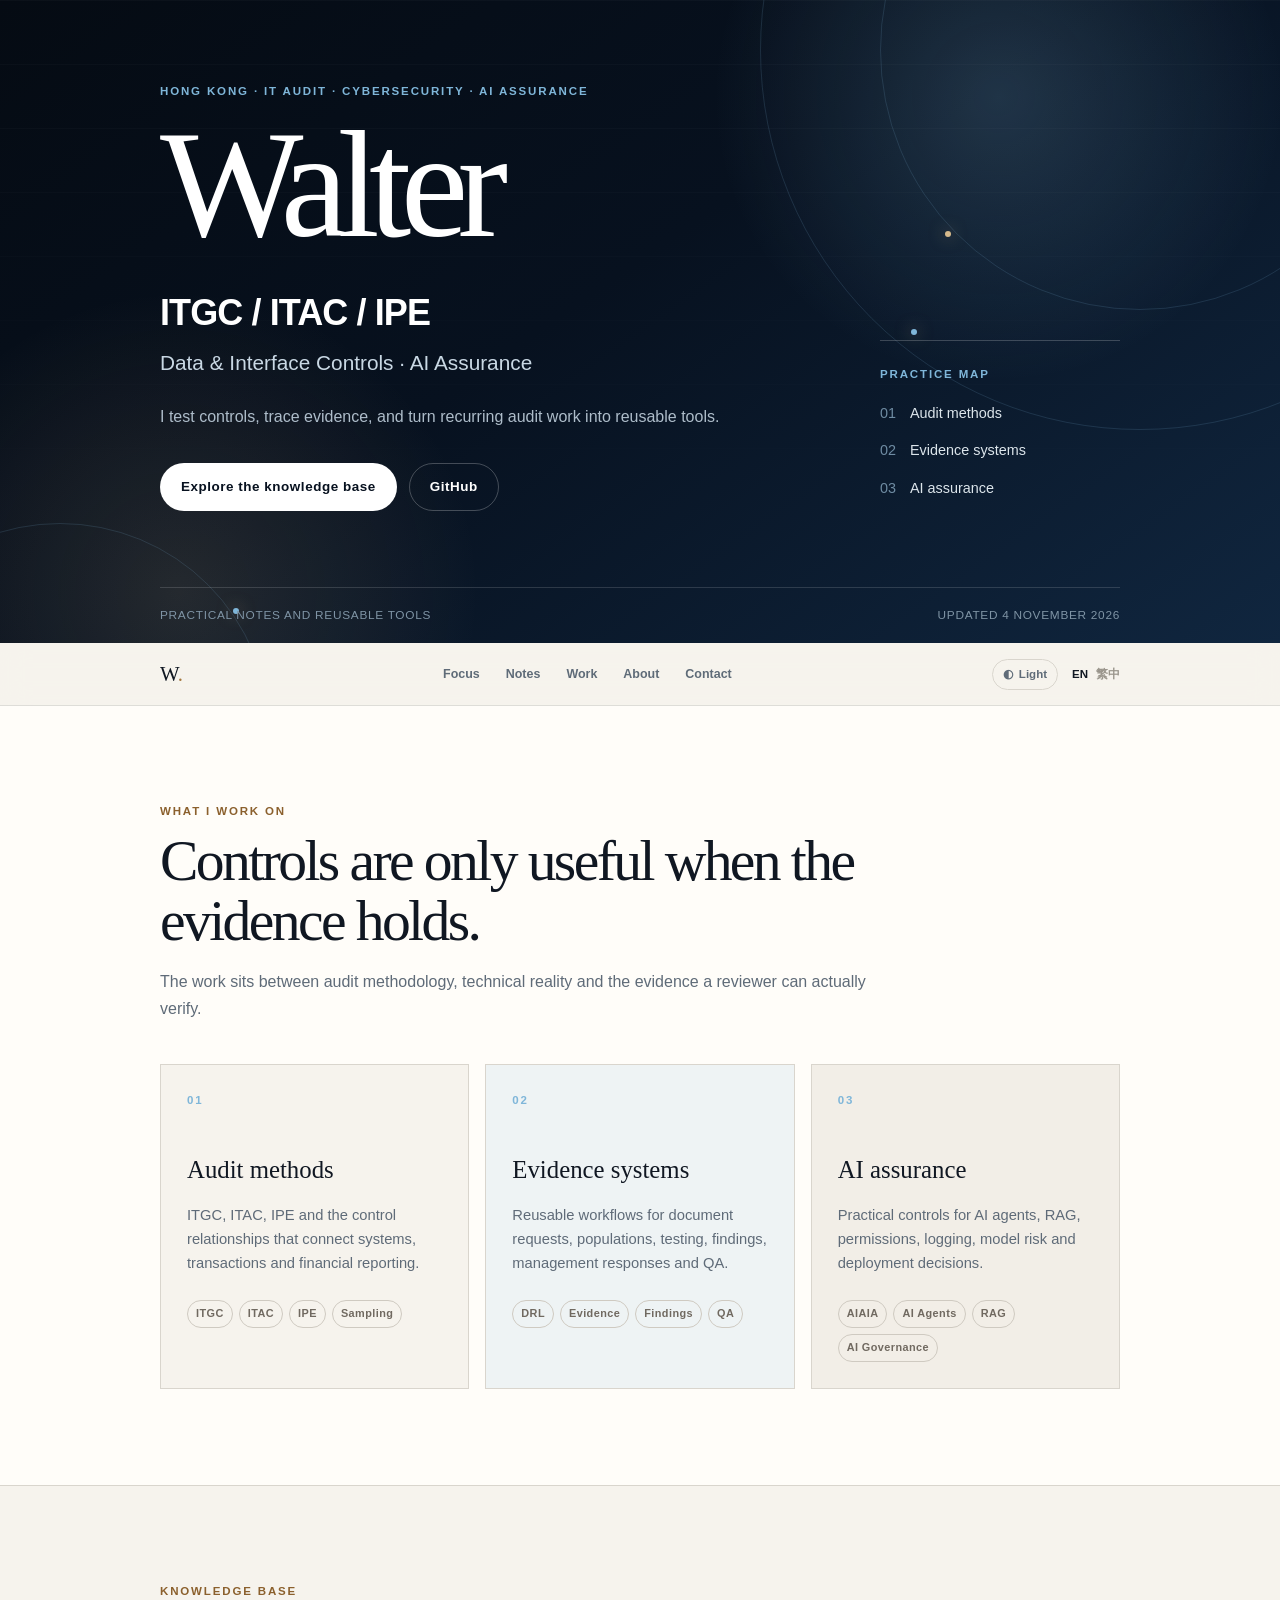
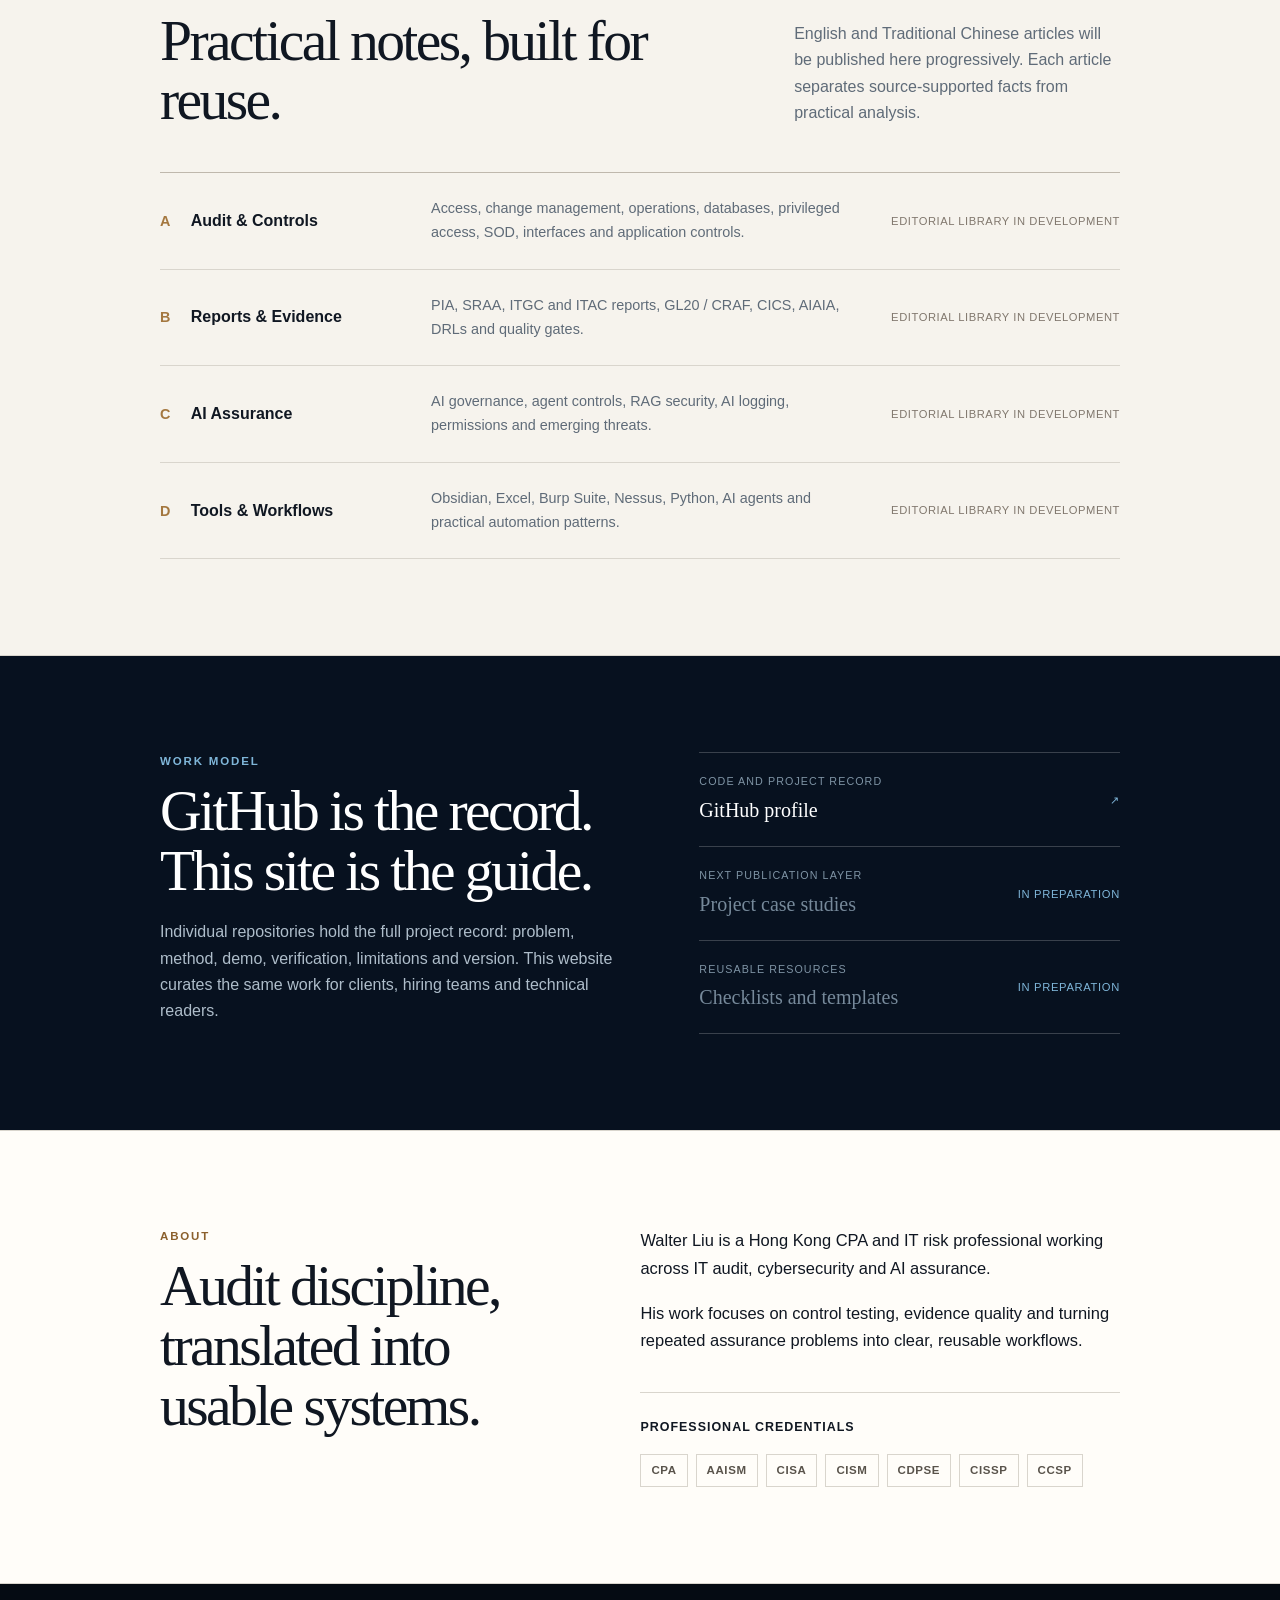
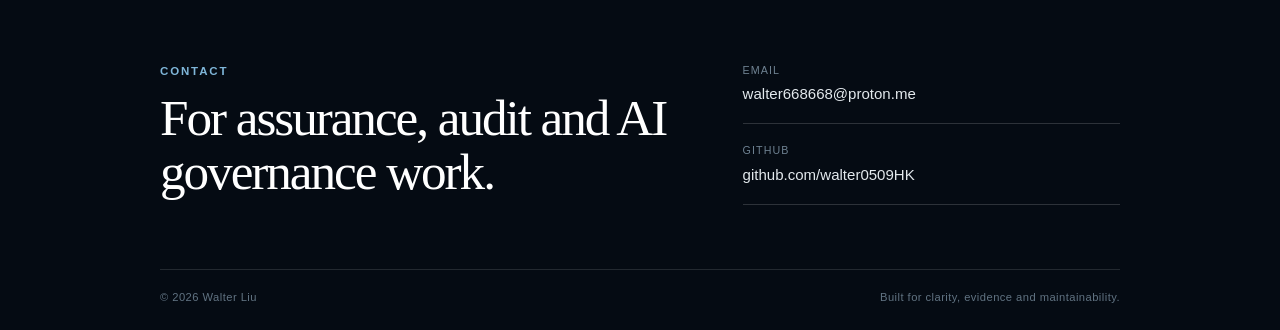
<file: index.html>
<!DOCTYPE html>
<html lang="en">
<head>
  <meta charset="UTF-8">
  <meta name="viewport" content="width=device-width, initial-scale=1.0">
  <title>Walter Liu | IT Audit, Evidence Systems &amp; AI Assurance</title>
  <meta name="description" content="Walter Liu works across IT audit, ITGC, ITAC, IPE, data and interface controls, cybersecurity and AI assurance.">
  <meta name="theme-color" content="#07111f">
  <meta property="og:title" content="Walter Liu | IT Audit, Evidence Systems &amp; AI Assurance">
  <meta property="og:description" content="Audit methods, evidence systems and AI assurance from a Hong Kong perspective.">
  <meta property="og:type" content="website">
  <script src="js/theme.js"></script>
  <link rel="stylesheet" href="css/style.css">
</head>
<body>
  <a class="skip-link" href="#main">Skip to content</a>

  <!-- ===== Header ===== -->
  <header class="hero" id="top">
    <div class="hero-orbit hero-orbit-one" aria-hidden="true"></div>
    <div class="hero-orbit hero-orbit-two" aria-hidden="true"></div>
    <div class="hero-orbit hero-orbit-three" aria-hidden="true"></div>

    <div class="container hero-inner">
      <div class="hero-copy">
        <p class="eyebrow">Hong Kong · IT Audit · Cybersecurity · AI Assurance</p>
        <h1>Walter</h1>
        <p class="hero-specialism">ITGC / ITAC / IPE</p>
        <p class="hero-focus">Data &amp; Interface Controls · AI Assurance</p>
        <p class="hero-intro">I test controls, trace evidence, and turn recurring audit work into reusable tools.</p>
        <div class="hero-actions">
          <a class="button button-primary" href="#notes">Explore the knowledge base</a>
          <a class="button button-secondary" href="https://github.com/walter0509HK" rel="me">GitHub</a>
        </div>
      </div>

      <aside class="hero-index" aria-label="Site focus">
        <p class="index-label">Practice map</p>
        <ol class="index-list">
          <li><span>01</span>Audit methods</li>
          <li><span>02</span>Evidence systems</li>
          <li><span>03</span>AI assurance</li>
        </ol>
      </aside>
    </div>

    <div class="container hero-footer">
      <span>Practical notes and reusable tools</span>
      <span>Updated <time datetime="2026-11-04">4 November 2026</time></span>
    </div>
  </header>

  <!-- ===== Navigation ===== -->
  <nav class="navbar" aria-label="Primary navigation">
    <div class="container navbar-inner">
      <a class="brand" href="#top" aria-label="Walter, back to top">W<span>.</span></a>
      <div class="nav-links">
        <a href="#focus">Focus</a>
        <a href="#notes">Notes</a>
        <a href="#work">Work</a>
        <a href="#about">About</a>
        <a href="#contact">Contact</a>
      </div>
      <div class="nav-tools">
        <button class="theme-toggle" type="button" data-theme-toggle aria-pressed="false" aria-label="Toggle colour theme" data-label-light="Light" data-label-dark="Dark">
          <span aria-hidden="true">◐</span>
          <span data-theme-label>Light</span>
        </button>
        <div class="language-switch" aria-label="Language">
          <span aria-current="page">EN</span>
          <a href="zh-hant.html" lang="zh-Hant">繁中</a>
        </div>
      </div>
    </div>
  </nav>

  <main id="main">
    <!-- ===== Focus ===== -->
    <section class="section focus-section" id="focus">
      <div class="container">
        <div class="section-heading">
          <p class="section-kicker">What I work on</p>
          <h2>Controls are only useful when the evidence holds.</h2>
          <p class="section-intro">The work sits between audit methodology, technical reality and the evidence a reviewer can actually verify.</p>
        </div>

        <div class="focus-grid">
          <article class="focus-card">
            <p class="card-number">01</p>
            <h3>Audit methods</h3>
            <p>ITGC, ITAC, IPE and the control relationships that connect systems, transactions and financial reporting.</p>
            <ul class="tag-list">
              <li>ITGC</li>
              <li>ITAC</li>
              <li>IPE</li>
              <li>Sampling</li>
            </ul>
          </article>

          <article class="focus-card">
            <p class="card-number">02</p>
            <h3>Evidence systems</h3>
            <p>Reusable workflows for document requests, populations, testing, findings, management responses and QA.</p>
            <ul class="tag-list">
              <li>DRL</li>
              <li>Evidence</li>
              <li>Findings</li>
              <li>QA</li>
            </ul>
          </article>

          <article class="focus-card">
            <p class="card-number">03</p>
            <h3>AI assurance</h3>
            <p>Practical controls for AI agents, RAG, permissions, logging, model risk and deployment decisions.</p>
            <ul class="tag-list">
              <li>AIAIA</li>
              <li>AI Agents</li>
              <li>RAG</li>
              <li>AI Governance</li>
            </ul>
          </article>
        </div>
      </div>
    </section>

    <!-- ===== Notes library ===== -->
    <section class="section notes-section" id="notes">
      <div class="container">
        <div class="section-heading split-heading">
          <div>
            <p class="section-kicker">Knowledge base</p>
            <h2>Practical notes, built for reuse.</h2>
          </div>
          <p class="section-intro">English and Traditional Chinese articles will be published here progressively. Each article separates source-supported facts from practical analysis.</p>
        </div>

        <div class="library">
          <article class="library-row">
            <div>
              <p class="library-index">A</p>
              <h3>Audit &amp; Controls</h3>
            </div>
            <p>Access, change management, operations, databases, privileged access, SOD, interfaces and application controls.</p>
            <span class="status">Editorial library in development</span>
          </article>

          <article class="library-row">
            <div>
              <p class="library-index">B</p>
              <h3>Reports &amp; Evidence</h3>
            </div>
            <p>PIA, SRAA, ITGC and ITAC reports, GL20 / CRAF, CICS, AIAIA, DRLs and quality gates.</p>
            <span class="status">Editorial library in development</span>
          </article>

          <article class="library-row">
            <div>
              <p class="library-index">C</p>
              <h3>AI Assurance</h3>
            </div>
            <p>AI governance, agent controls, RAG security, AI logging, permissions and emerging threats.</p>
            <span class="status">Editorial library in development</span>
          </article>

          <article class="library-row">
            <div>
              <p class="library-index">D</p>
              <h3>Tools &amp; Workflows</h3>
            </div>
            <p>Obsidian, Excel, Burp Suite, Nessus, Python, AI agents and practical automation patterns.</p>
            <span class="status">Editorial library in development</span>
          </article>
        </div>
      </div>
    </section>

    <!-- ===== Work ===== -->
    <section class="section work-section" id="work">
      <div class="container work-grid">
        <div>
          <p class="section-kicker">Work model</p>
          <h2>GitHub is the record. This site is the guide.</h2>
          <p class="section-intro">Individual repositories hold the full project record: problem, method, demo, verification, limitations and version. This website curates the same work for clients, hiring teams and technical readers.</p>
        </div>

        <div class="work-links">
          <a class="work-link" href="https://github.com/walter0509HK" rel="me">
            <span>
              <small>Code and project record</small>
              GitHub profile
            </span>
            <span aria-hidden="true">↗</span>
          </a>

          <div class="work-link work-link-muted">
            <span>
              <small>Next publication layer</small>
              Project case studies
            </span>
            <span>In preparation</span>
          </div>

          <div class="work-link work-link-muted">
            <span>
              <small>Reusable resources</small>
              Checklists and templates
            </span>
            <span>In preparation</span>
          </div>
        </div>
      </div>
    </section>

    <!-- ===== About and credentials ===== -->
    <section class="section about-section" id="about">
      <div class="container about-grid">
        <div>
          <p class="section-kicker">About</p>
          <h2>Audit discipline, translated into usable systems.</h2>
        </div>

        <div class="about-copy">
          <p>Walter Liu is a Hong Kong CPA and IT risk professional working across IT audit, cybersecurity and AI assurance.</p>
          <p>His work focuses on control testing, evidence quality and turning repeated assurance problems into clear, reusable workflows.</p>

          <h3>Professional credentials</h3>
          <ul class="credential-list" aria-label="Professional credentials">
            <li>CPA</li>
            <li>AAISM</li>
            <li>CISA</li>
            <li>CISM</li>
            <li>CDPSE</li>
            <li>CISSP</li>
            <li>CCSP</li>
          </ul>
        </div>
      </div>
    </section>
  </main>

  <!-- ===== Contact ===== -->
  <footer class="footer" id="contact">
    <div class="container footer-grid">
      <div>
        <p class="section-kicker">Contact</p>
        <h2>For assurance, audit and AI governance work.</h2>
      </div>

      <div class="contact-list">
        <p>
          <span>Email</span>
          <strong>walter668668@proton.me</strong>
        </p>
        <p>
          <span>GitHub</span>
          <a href="https://github.com/walter0509HK" rel="me">github.com/walter0509HK</a>
        </p>
        <!-- TODO: Add LINE and WhatsApp links after the final URLs and QR image are supplied. -->
      </div>
    </div>

    <div class="container footer-bottom">
      <span>© 2026 Walter Liu</span>
      <span>Built for clarity, evidence and maintainability.</span>
    </div>
  </footer>

  <script type="application/ld+json">
  {
    "@context": "https://schema.org",
    "@type": "Person",
    "name": "Walter Liu",
    "jobTitle": "IT Audit and AI Assurance Professional",
    "knowsAbout": [
      "IT audit",
      "IT general controls",
      "IT application controls",
      "information produced by the entity",
      "cybersecurity",
      "AI governance",
      "AI assurance"
    ],
    "sameAs": [
      "https://github.com/walter0509HK"
    ]
  }
  </script>
</body>
</html>
</file>
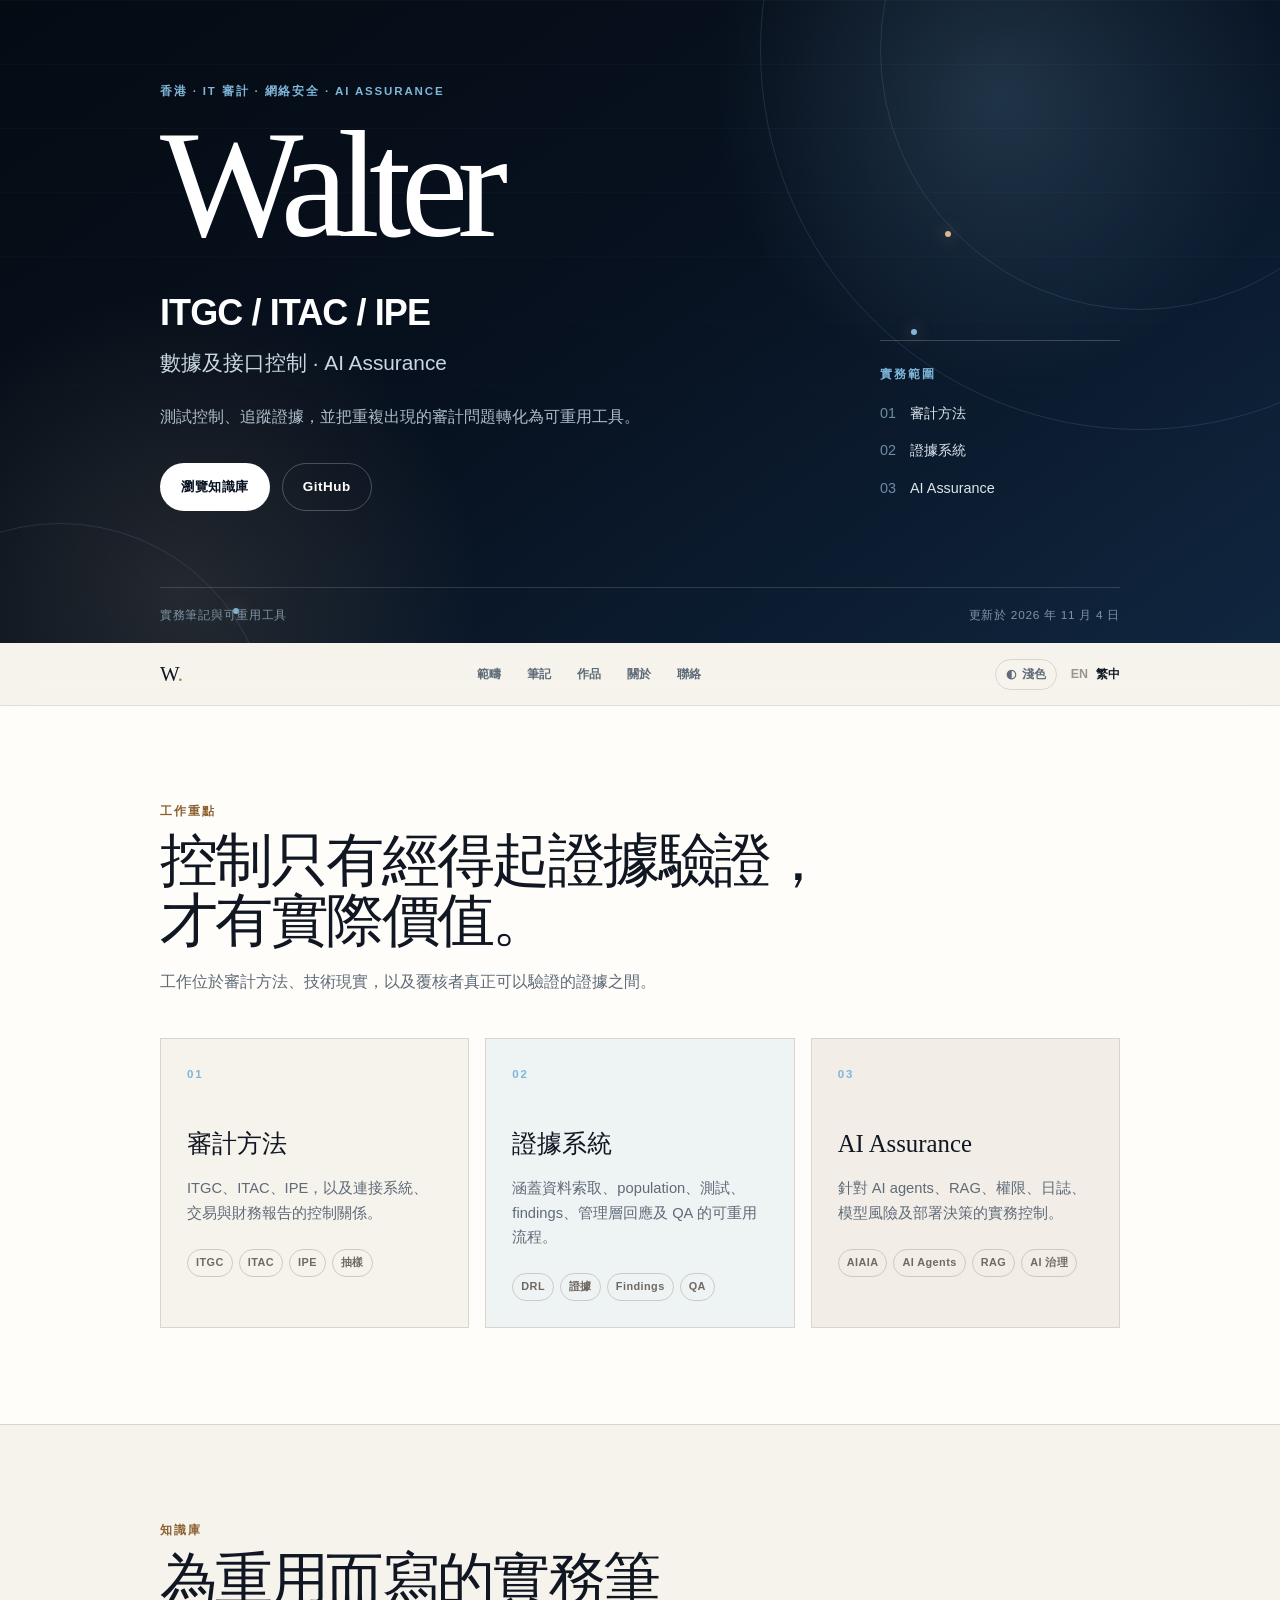
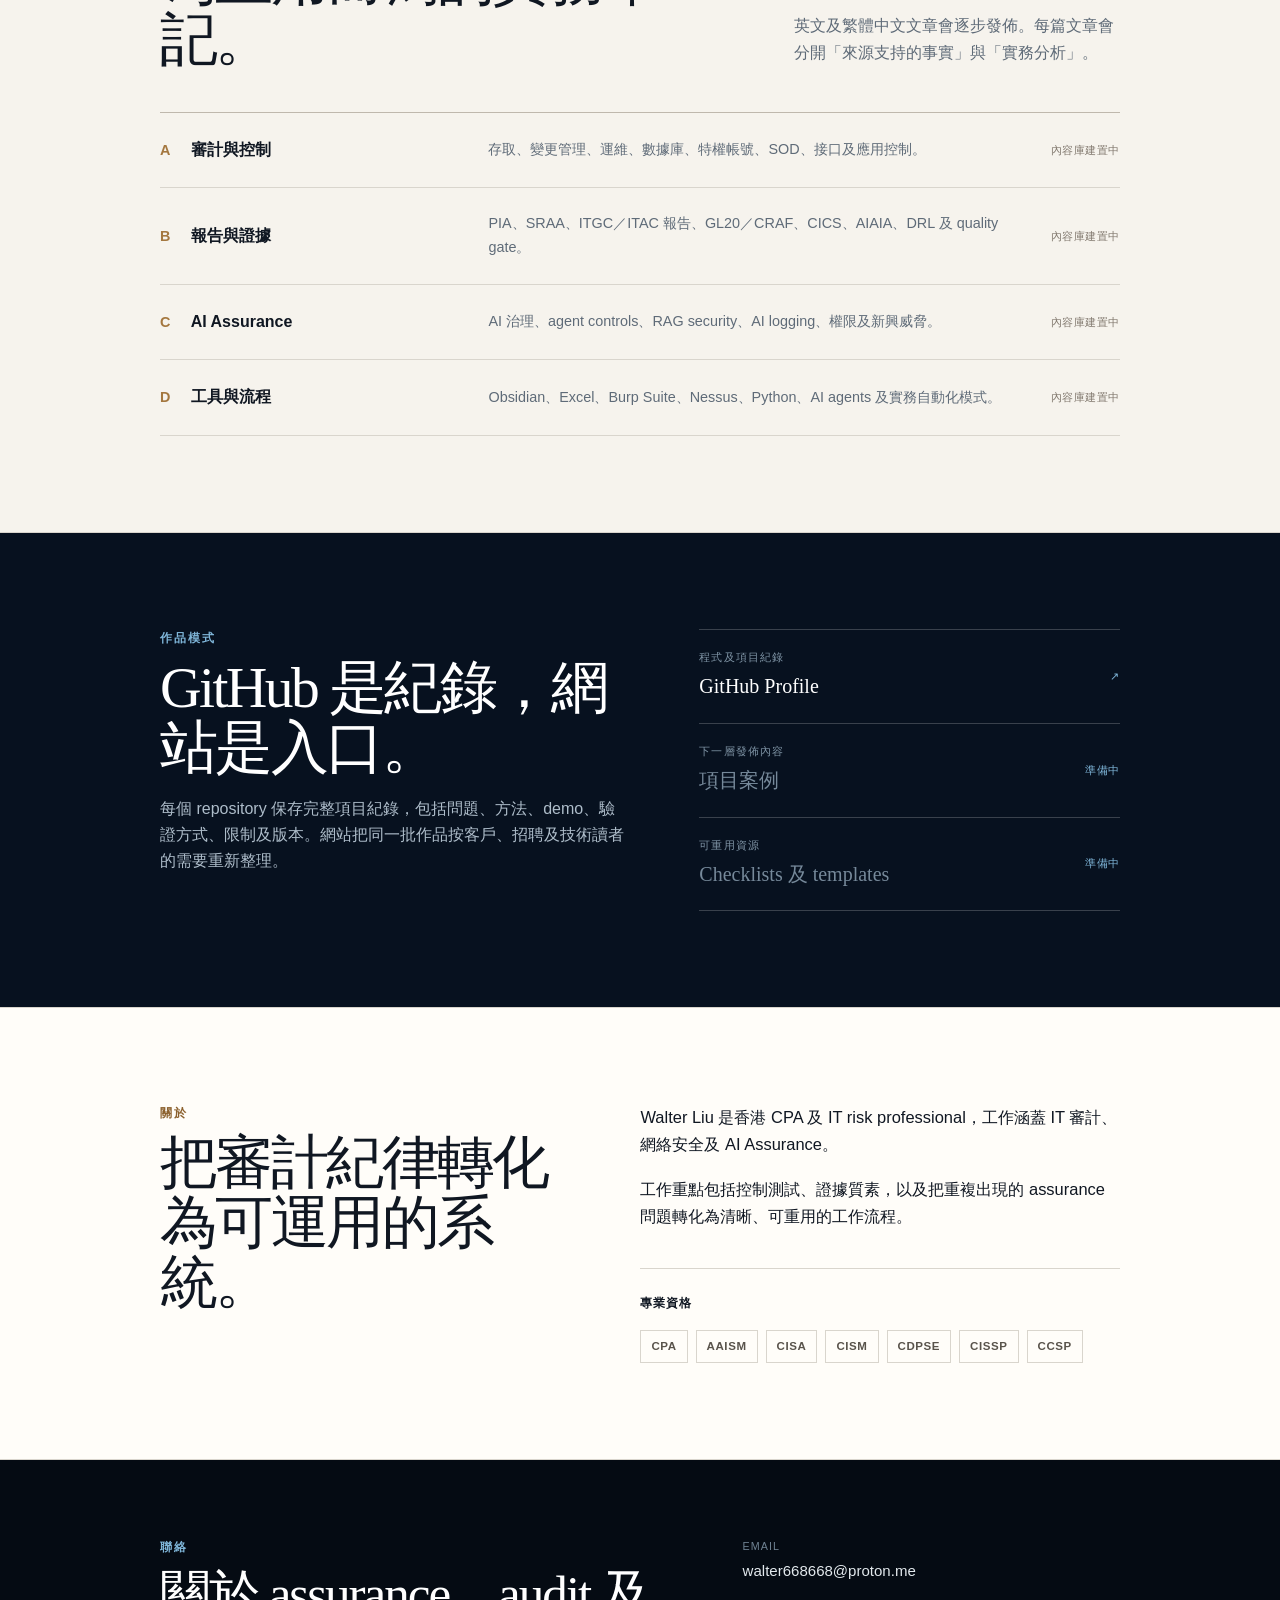
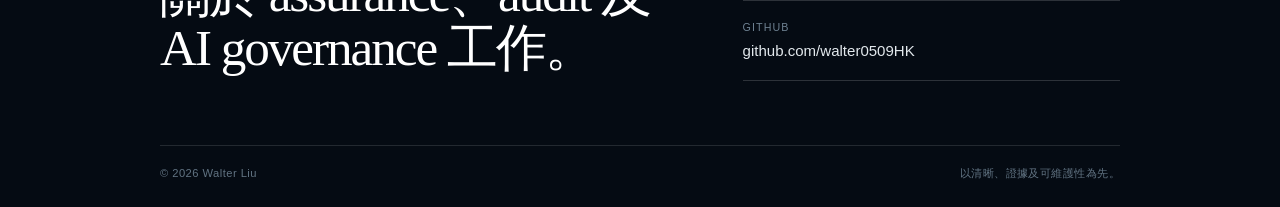
<file: zh-hant.html>
<!DOCTYPE html>
<html lang="zh-Hant">
<head>
  <meta charset="UTF-8">
  <meta name="viewport" content="width=device-width, initial-scale=1.0">
  <title>Walter Liu｜IT 審計、證據系統與 AI Assurance</title>
  <meta name="description" content="Walter Liu 專注 IT 審計、ITGC、ITAC、IPE、數據及接口控制、網絡安全與 AI Assurance。">
  <meta name="theme-color" content="#07111f">
  <meta property="og:title" content="Walter Liu｜IT 審計、證據系統與 AI Assurance">
  <meta property="og:description" content="從香港實務角度整理審計方法、證據系統與 AI Assurance。">
  <meta property="og:type" content="website">
  <script src="js/theme.js"></script>
  <link rel="stylesheet" href="css/style.css">
</head>
<body>
  <a class="skip-link" href="#main">跳至主要內容</a>

  <!-- ===== Header ===== -->
  <header class="hero" id="top">
    <div class="hero-orbit hero-orbit-one" aria-hidden="true"></div>
    <div class="hero-orbit hero-orbit-two" aria-hidden="true"></div>
    <div class="hero-orbit hero-orbit-three" aria-hidden="true"></div>

    <div class="container hero-inner">
      <div class="hero-copy">
        <p class="eyebrow">香港 · IT 審計 · 網絡安全 · AI Assurance</p>
        <h1>Walter</h1>
        <p class="hero-specialism">ITGC / ITAC / IPE</p>
        <p class="hero-focus">數據及接口控制 · AI Assurance</p>
        <p class="hero-intro">測試控制、追蹤證據，並把重複出現的審計問題轉化為可重用工具。</p>
        <div class="hero-actions">
          <a class="button button-primary" href="#notes">瀏覽知識庫</a>
          <a class="button button-secondary" href="https://github.com/walter0509HK" rel="me">GitHub</a>
        </div>
      </div>

      <aside class="hero-index" aria-label="網站重點">
        <p class="index-label">實務範圍</p>
        <ol class="index-list">
          <li><span>01</span>審計方法</li>
          <li><span>02</span>證據系統</li>
          <li><span>03</span>AI Assurance</li>
        </ol>
      </aside>
    </div>

    <div class="container hero-footer">
      <span>實務筆記與可重用工具</span>
      <span>更新於 <time datetime="2026-11-04">2026 年 11 月 4 日</time></span>
    </div>
  </header>

  <!-- ===== Navigation ===== -->
  <nav class="navbar" aria-label="主要導覽">
    <div class="container navbar-inner">
      <a class="brand" href="#top" aria-label="Walter，返回頁首">W<span>.</span></a>
      <div class="nav-links">
        <a href="#focus">範疇</a>
        <a href="#notes">筆記</a>
        <a href="#work">作品</a>
        <a href="#about">關於</a>
        <a href="#contact">聯絡</a>
      </div>
      <div class="nav-tools">
        <button class="theme-toggle" type="button" data-theme-toggle aria-pressed="false" aria-label="切換主題" data-label-light="淺色" data-label-dark="深色">
          <span aria-hidden="true">◐</span>
          <span data-theme-label>淺色</span>
        </button>
        <div class="language-switch" aria-label="語言">
          <a href="index.html" lang="en">EN</a>
          <span aria-current="page">繁中</span>
        </div>
      </div>
    </div>
  </nav>

  <main id="main">
    <!-- ===== Focus ===== -->
    <section class="section focus-section" id="focus">
      <div class="container">
        <div class="section-heading">
          <p class="section-kicker">工作重點</p>
          <h2>控制只有經得起證據驗證，才有實際價值。</h2>
          <p class="section-intro">工作位於審計方法、技術現實，以及覆核者真正可以驗證的證據之間。</p>
        </div>

        <div class="focus-grid">
          <article class="focus-card">
            <p class="card-number">01</p>
            <h3>審計方法</h3>
            <p>ITGC、ITAC、IPE，以及連接系統、交易與財務報告的控制關係。</p>
            <ul class="tag-list">
              <li>ITGC</li>
              <li>ITAC</li>
              <li>IPE</li>
              <li>抽樣</li>
            </ul>
          </article>

          <article class="focus-card">
            <p class="card-number">02</p>
            <h3>證據系統</h3>
            <p>涵蓋資料索取、population、測試、findings、管理層回應及 QA 的可重用流程。</p>
            <ul class="tag-list">
              <li>DRL</li>
              <li>證據</li>
              <li>Findings</li>
              <li>QA</li>
            </ul>
          </article>

          <article class="focus-card">
            <p class="card-number">03</p>
            <h3>AI Assurance</h3>
            <p>針對 AI agents、RAG、權限、日誌、模型風險及部署決策的實務控制。</p>
            <ul class="tag-list">
              <li>AIAIA</li>
              <li>AI Agents</li>
              <li>RAG</li>
              <li>AI 治理</li>
            </ul>
          </article>
        </div>
      </div>
    </section>

    <!-- ===== Notes library ===== -->
    <section class="section notes-section" id="notes">
      <div class="container">
        <div class="section-heading split-heading">
          <div>
            <p class="section-kicker">知識庫</p>
            <h2>為重用而寫的實務筆記。</h2>
          </div>
          <p class="section-intro">英文及繁體中文文章會逐步發佈。每篇文章會分開「來源支持的事實」與「實務分析」。</p>
        </div>

        <div class="library">
          <article class="library-row">
            <div>
              <p class="library-index">A</p>
              <h3>審計與控制</h3>
            </div>
            <p>存取、變更管理、運維、數據庫、特權帳號、SOD、接口及應用控制。</p>
            <span class="status">內容庫建置中</span>
          </article>

          <article class="library-row">
            <div>
              <p class="library-index">B</p>
              <h3>報告與證據</h3>
            </div>
            <p>PIA、SRAA、ITGC／ITAC 報告、GL20／CRAF、CICS、AIAIA、DRL 及 quality gate。</p>
            <span class="status">內容庫建置中</span>
          </article>

          <article class="library-row">
            <div>
              <p class="library-index">C</p>
              <h3>AI Assurance</h3>
            </div>
            <p>AI 治理、agent controls、RAG security、AI logging、權限及新興威脅。</p>
            <span class="status">內容庫建置中</span>
          </article>

          <article class="library-row">
            <div>
              <p class="library-index">D</p>
              <h3>工具與流程</h3>
            </div>
            <p>Obsidian、Excel、Burp Suite、Nessus、Python、AI agents 及實務自動化模式。</p>
            <span class="status">內容庫建置中</span>
          </article>
        </div>
      </div>
    </section>

    <!-- ===== Work ===== -->
    <section class="section work-section" id="work">
      <div class="container work-grid">
        <div>
          <p class="section-kicker">作品模式</p>
          <h2>GitHub 是紀錄，網站是入口。</h2>
          <p class="section-intro">每個 repository 保存完整項目紀錄，包括問題、方法、demo、驗證方式、限制及版本。網站把同一批作品按客戶、招聘及技術讀者的需要重新整理。</p>
        </div>

        <div class="work-links">
          <a class="work-link" href="https://github.com/walter0509HK" rel="me">
            <span>
              <small>程式及項目紀錄</small>
              GitHub Profile
            </span>
            <span aria-hidden="true">↗</span>
          </a>

          <div class="work-link work-link-muted">
            <span>
              <small>下一層發佈內容</small>
              項目案例
            </span>
            <span>準備中</span>
          </div>

          <div class="work-link work-link-muted">
            <span>
              <small>可重用資源</small>
              Checklists 及 templates
            </span>
            <span>準備中</span>
          </div>
        </div>
      </div>
    </section>

    <!-- ===== About and credentials ===== -->
    <section class="section about-section" id="about">
      <div class="container about-grid">
        <div>
          <p class="section-kicker">關於</p>
          <h2>把審計紀律轉化為可運用的系統。</h2>
        </div>

        <div class="about-copy">
          <p>Walter Liu 是香港 CPA 及 IT risk professional，工作涵蓋 IT 審計、網絡安全及 AI Assurance。</p>
          <p>工作重點包括控制測試、證據質素，以及把重複出現的 assurance 問題轉化為清晰、可重用的工作流程。</p>

          <h3>專業資格</h3>
          <ul class="credential-list" aria-label="專業資格">
            <li>CPA</li>
            <li>AAISM</li>
            <li>CISA</li>
            <li>CISM</li>
            <li>CDPSE</li>
            <li>CISSP</li>
            <li>CCSP</li>
          </ul>
        </div>
      </div>
    </section>
  </main>

  <!-- ===== Contact ===== -->
  <footer class="footer" id="contact">
    <div class="container footer-grid">
      <div>
        <p class="section-kicker">聯絡</p>
        <h2>關於 assurance、audit 及 AI governance 工作。</h2>
      </div>

      <div class="contact-list">
        <p>
          <span>Email</span>
          <strong>walter668668@proton.me</strong>
        </p>
        <p>
          <span>GitHub</span>
          <a href="https://github.com/walter0509HK" rel="me">github.com/walter0509HK</a>
        </p>
        <!-- TODO: Add LINE and WhatsApp links after the final URLs and QR image are supplied. -->
      </div>
    </div>

    <div class="container footer-bottom">
      <span>© 2026 Walter Liu</span>
      <span>以清晰、證據及可維護性為先。</span>
    </div>
  </footer>

  <script type="application/ld+json">
  {
    "@context": "https://schema.org",
    "@type": "Person",
    "name": "Walter Liu",
    "jobTitle": "IT Audit and AI Assurance Professional",
    "knowsAbout": [
      "IT audit",
      "IT general controls",
      "IT application controls",
      "information produced by the entity",
      "cybersecurity",
      "AI governance",
      "AI assurance"
    ],
    "sameAs": [
      "https://github.com/walter0509HK"
    ]
  }
  </script>
</body>
</html>
</file>
<file: css/style.css>
/* ===== Base ===== */
:root {
  --ink: #101722;
  --muted: #5f6b78;
  --paper: #f6f3ed;
  --surface: #fffdf9;
  --line: #d9d5cd;
  --navy: #07111f;
  --navy-soft: #0d1c30;
  --blue: #7fb6d9;
  --blue-soft: #dcecf6;
  --warm: #d6b98c;
  --white: #fff;
  --container: 960px;
}

* {
  box-sizing: border-box;
  margin: 0;
  padding: 0;
}

html {
  scroll-behavior: smooth;
}

body {
  background: var(--paper);
  color: var(--ink);
  font-family: -apple-system, BlinkMacSystemFont, "Segoe UI", "PingFang HK", "Microsoft JhengHei", sans-serif;
  line-height: 1.65;
  text-rendering: optimizeLegibility;
}

a {
  color: inherit;
}

img {
  display: block;
  max-width: 100%;
}

ul,
ol {
  list-style: none;
}

.container {
  width: min(100% - 40px, var(--container));
  margin-inline: auto;
}

.skip-link {
  position: fixed;
  top: 12px;
  left: 12px;
  z-index: 20;
  padding: 10px 14px;
  background: var(--white);
  color: var(--navy);
  transform: translateY(-160%);
}

.skip-link:focus {
  transform: translateY(0);
}

/* ===== Hero ===== */
.hero {
  position: relative;
  overflow: hidden;
  min-height: 620px;
  padding: 82px 0 0;
  background:
    radial-gradient(circle at 78% 15%, rgba(127, 182, 217, 0.2), transparent 25%),
    radial-gradient(circle at 14% 92%, rgba(214, 185, 140, 0.14), transparent 24%),
    linear-gradient(145deg, #050b13 0%, var(--navy) 46%, #10263f 100%);
  color: var(--white);
}

.hero::before {
  content: "";
  position: absolute;
  inset: 0;
  background-image: linear-gradient(rgba(255, 255, 255, 0.035) 1px, transparent 1px);
  background-size: 100% 64px;
  mask-image: linear-gradient(to bottom, rgba(0, 0, 0, 0.8), transparent 92%);
  pointer-events: none;
}

.hero-orbit {
  position: absolute;
  border: 1px solid rgba(127, 182, 217, 0.16);
  border-radius: 50%;
  pointer-events: none;
}

.hero-orbit::after {
  content: "";
  position: absolute;
  width: 6px;
  height: 6px;
  border-radius: 50%;
  background: var(--warm);
  box-shadow: 0 0 16px rgba(214, 185, 140, 0.6);
}

.hero-orbit-one {
  width: 520px;
  height: 520px;
  top: -210px;
  right: -120px;
}

.hero-orbit-one::after {
  left: 64px;
  bottom: 72px;
}

.hero-orbit-two {
  width: 760px;
  height: 760px;
  top: -330px;
  right: -240px;
}

.hero-orbit-two::after {
  left: 150px;
  bottom: 94px;
  background: var(--blue);
}

.hero-orbit-three {
  width: 420px;
  height: 420px;
  bottom: -300px;
  left: -150px;
}

.hero-orbit-three::after {
  right: 30px;
  top: 84px;
  background: var(--blue);
}

.hero-inner {
  position: relative;
  z-index: 1;
  display: grid;
  grid-template-columns: minmax(0, 1fr) 240px;
  gap: 72px;
  align-items: end;
}

.eyebrow,
.section-kicker,
.index-label,
.card-number,
.library-index {
  color: var(--blue);
  font-size: 0.72rem;
  font-weight: 700;
  letter-spacing: 0.16em;
  text-transform: uppercase;
}

.hero h1 {
  margin-top: 18px;
  font-family: Georgia, "Times New Roman", serif;
  font-size: clamp(5rem, 15vw, 9.5rem);
  font-weight: 400;
  letter-spacing: -0.07em;
  line-height: 0.88;
}

.hero-specialism {
  margin-top: 30px;
  font-size: clamp(1.35rem, 3vw, 2.25rem);
  font-weight: 650;
  letter-spacing: -0.025em;
}

.hero-focus {
  margin-top: 4px;
  color: #c9d8e4;
  font-size: clamp(1rem, 2vw, 1.3rem);
}

.hero-intro {
  max-width: 620px;
  margin-top: 24px;
  color: #aebdca;
  font-size: 1rem;
}

.hero-actions {
  display: flex;
  flex-wrap: wrap;
  gap: 12px;
  margin-top: 32px;
}

.button {
  display: inline-flex;
  align-items: center;
  justify-content: center;
  min-height: 48px;
  padding: 0 20px;
  border: 1px solid rgba(255, 255, 255, 0.24);
  border-radius: 999px;
  font-size: 0.84rem;
  font-weight: 700;
  letter-spacing: 0.04em;
  text-decoration: none;
  transition: background 160ms ease, border-color 160ms ease, transform 160ms ease;
}

.button:hover {
  transform: translateY(-2px);
}

.button-primary {
  background: var(--white);
  color: var(--navy);
}

.button-primary:hover {
  background: var(--blue-soft);
}

.button-secondary:hover {
  border-color: var(--blue);
  background: rgba(127, 182, 217, 0.12);
}

.hero-index {
  padding: 24px 0 10px;
  border-top: 1px solid rgba(255, 255, 255, 0.2);
}

.index-list {
  display: grid;
  gap: 14px;
  margin-top: 18px;
}

.index-list li {
  display: flex;
  gap: 14px;
  color: #dce5eb;
  font-size: 0.9rem;
}

.index-list span {
  color: #6f8ca3;
  font-variant-numeric: tabular-nums;
}

.hero-footer {
  position: relative;
  z-index: 1;
  display: flex;
  justify-content: space-between;
  gap: 24px;
  margin-top: 76px;
  padding: 18px 0;
  border-top: 1px solid rgba(255, 255, 255, 0.14);
  color: #7f94a5;
  font-size: 0.74rem;
  letter-spacing: 0.06em;
  text-transform: uppercase;
}

/* ===== Navigation ===== */
.navbar {
  position: sticky;
  top: 0;
  z-index: 10;
  border-bottom: 1px solid rgba(16, 23, 34, 0.1);
  background: rgba(246, 243, 237, 0.92);
  backdrop-filter: blur(14px);
}

.navbar-inner {
  display: flex;
  min-height: 62px;
  align-items: center;
  justify-content: space-between;
  gap: 24px;
}

.brand {
  font-family: Georgia, "Times New Roman", serif;
  font-size: 1.3rem;
  text-decoration: none;
}

.brand span {
  color: #a4773f;
}

.nav-links {
  display: flex;
  gap: 26px;
}

.nav-links a,
.language-switch a {
  font-size: 0.78rem;
  font-weight: 650;
  text-decoration: none;
}

.nav-links a {
  color: var(--muted);
}

.nav-links a:hover,
.language-switch a:hover {
  color: #8b602d;
}

.language-switch {
  display: flex;
  gap: 8px;
  align-items: center;
  color: #9a958c;
  font-size: 0.72rem;
}

.language-switch [aria-current="page"] {
  color: var(--ink);
  font-weight: 750;
}

/* ===== Shared sections ===== */
.section {
  padding: 96px 0;
  border-bottom: 1px solid var(--line);
}

.section-heading {
  max-width: 720px;
  margin-bottom: 42px;
}

.section-kicker {
  color: #8b602d;
}

.section h2 {
  margin-top: 10px;
  font-family: Georgia, "Times New Roman", serif;
  font-size: clamp(2rem, 5vw, 3.6rem);
  font-weight: 400;
  letter-spacing: -0.045em;
  line-height: 1.04;
}

.section-intro {
  margin-top: 18px;
  color: var(--muted);
  font-size: 1rem;
}

.split-heading {
  display: grid;
  max-width: none;
  grid-template-columns: minmax(0, 1.4fr) minmax(260px, 0.8fr);
  gap: 64px;
  align-items: end;
}

.split-heading .section-intro {
  margin-bottom: 4px;
}

/* ===== Focus ===== */
.focus-section {
  background: var(--surface);
}

.focus-grid {
  display: grid;
  grid-template-columns: repeat(3, 1fr);
  gap: 16px;
}

.focus-card {
  min-height: 280px;
  padding: 26px;
  border: 1px solid var(--line);
  background: var(--paper);
}

.focus-card:nth-child(2) {
  background: #eef3f4;
}

.focus-card:nth-child(3) {
  background: #f2eee7;
}

.focus-card h3 {
  margin-top: 40px;
  font-family: Georgia, "Times New Roman", serif;
  font-size: 1.55rem;
  font-weight: 400;
}

.focus-card > p:not(.card-number) {
  margin-top: 12px;
  color: var(--muted);
  font-size: 0.92rem;
}

.tag-list {
  display: flex;
  flex-wrap: wrap;
  gap: 6px;
  margin-top: 24px;
}

.tag-list li {
  padding: 4px 8px;
  border: 1px solid #cfcac1;
  border-radius: 999px;
  color: #706960;
  font-size: 0.68rem;
  font-weight: 650;
  letter-spacing: 0.04em;
}

/* ===== Notes ===== */
.notes-section {
  background: var(--paper);
}

.library {
  border-top: 1px solid #bfb8ad;
}

.library-row {
  display: grid;
  grid-template-columns: minmax(210px, 0.9fr) minmax(280px, 1.6fr) auto;
  gap: 28px;
  align-items: center;
  padding: 24px 0;
  border-bottom: 1px solid var(--line);
}

.library-row > div {
  display: flex;
  gap: 18px;
  align-items: baseline;
}

.library-row h3 {
  font-size: 1rem;
}

.library-row p {
  color: var(--muted);
  font-size: 0.9rem;
}

.library-row .library-index {
  color: #a4773f;
}

.status {
  color: #81786e;
  font-size: 0.7rem;
  letter-spacing: 0.05em;
  text-align: right;
  text-transform: uppercase;
}

/* ===== Work ===== */
.work-section {
  background: var(--navy);
  color: var(--white);
}

.work-grid {
  display: grid;
  grid-template-columns: minmax(0, 1fr) minmax(320px, 0.9fr);
  gap: 72px;
}

.work-section .section-kicker {
  color: var(--blue);
}

.work-section .section-intro {
  color: #aebdca;
}

.work-links {
  display: grid;
  align-content: start;
}

.work-link {
  display: flex;
  min-height: 94px;
  align-items: center;
  justify-content: space-between;
  gap: 24px;
  padding: 18px 0;
  border-top: 1px solid rgba(255, 255, 255, 0.2);
  text-decoration: none;
}

.work-link:last-child {
  border-bottom: 1px solid rgba(255, 255, 255, 0.2);
}

.work-link span:first-child {
  display: grid;
  gap: 3px;
  font-family: Georgia, "Times New Roman", serif;
  font-size: 1.25rem;
}

.work-link small {
  color: #7f94a5;
  font-family: -apple-system, BlinkMacSystemFont, "Segoe UI", sans-serif;
  font-size: 0.67rem;
  letter-spacing: 0.1em;
  text-transform: uppercase;
}

.work-link > span:last-child {
  color: var(--blue);
  font-size: 0.7rem;
  letter-spacing: 0.06em;
  text-transform: uppercase;
}

.work-link:not(.work-link-muted):hover {
  color: var(--blue-soft);
}

.work-link-muted {
  color: #76899a;
}

/* ===== About ===== */
.about-section {
  background: var(--surface);
}

.about-grid {
  display: grid;
  grid-template-columns: minmax(0, 0.9fr) minmax(320px, 1.1fr);
  gap: 88px;
}

.about-copy p {
  margin-bottom: 18px;
  font-size: 1.03rem;
}

.about-copy h3 {
  margin-top: 38px;
  padding-top: 24px;
  border-top: 1px solid var(--line);
  font-size: 0.78rem;
  letter-spacing: 0.08em;
  text-transform: uppercase;
}

.credential-list {
  display: flex;
  flex-wrap: wrap;
  gap: 8px;
  margin-top: 16px;
}

.credential-list li {
  padding: 6px 10px;
  border: 1px solid var(--line);
  color: #59534b;
  font-size: 0.72rem;
  font-weight: 700;
  letter-spacing: 0.05em;
}

/* ===== Footer ===== */
.footer {
  padding: 78px 0 24px;
  background: #050b13;
  color: var(--white);
}

.footer-grid {
  display: grid;
  grid-template-columns: minmax(0, 1.15fr) minmax(300px, 0.85fr);
  gap: 72px;
}

.footer .section-kicker {
  color: var(--blue);
}

.footer h2 {
  margin-top: 10px;
  font-family: Georgia, "Times New Roman", serif;
  font-size: clamp(2rem, 5vw, 3.2rem);
  font-weight: 400;
  letter-spacing: -0.04em;
  line-height: 1.06;
}

.contact-list {
  display: grid;
  gap: 18px;
  align-content: end;
}

.contact-list p {
  display: grid;
  gap: 3px;
  padding-bottom: 16px;
  border-bottom: 1px solid rgba(255, 255, 255, 0.16);
}

.contact-list span {
  color: #6f8292;
  font-size: 0.67rem;
  letter-spacing: 0.1em;
  text-transform: uppercase;
}

.contact-list strong,
.contact-list a {
  color: #e3e9ed;
  font-size: 0.94rem;
  font-weight: 500;
  overflow-wrap: anywhere;
  text-decoration: none;
}

.contact-list a:hover {
  color: var(--blue);
}

.footer-bottom {
  display: flex;
  justify-content: space-between;
  gap: 24px;
  margin-top: 64px;
  padding-top: 18px;
  border-top: 1px solid rgba(255, 255, 255, 0.12);
  color: #617382;
  font-size: 0.7rem;
  letter-spacing: 0.04em;
}


/* ===== Theme toggle ===== */
.nav-tools {
  display: flex;
  align-items: center;
  gap: 14px;
}

.theme-toggle {
  display: inline-flex;
  align-items: center;
  gap: 6px;
  padding: 5px 10px;
  border: 1px solid var(--line);
  border-radius: 999px;
  background: transparent;
  color: var(--muted);
  font: inherit;
  font-size: 0.72rem;
  font-weight: 650;
  cursor: pointer;
}

.theme-toggle:hover {
  color: var(--ink);
  border-color: var(--ink);
}

.theme-toggle:focus-visible {
  outline: 2px solid var(--blue);
  outline-offset: 2px;
}

/* ===== Dark theme ===== */
html[data-theme="dark"] {
  color-scheme: dark;
  --ink: #e9e6df;
  --muted: #9aa6b2;
  --paper: #0b1118;
  --surface: #121a23;
  --line: #232f3b;
  --blue-soft: #16283a;
}

html[data-theme="dark"] .navbar {
  border-bottom-color: rgba(233, 230, 223, 0.12);
  background: rgba(11, 17, 24, 0.92);
}

html[data-theme="dark"] .brand span,
html[data-theme="dark"] .library-row .library-index {
  color: #d6b98c;
}

html[data-theme="dark"] .tag-list li {
  color: #a9b3bf;
  border-color: #2c3947;
}

html[data-theme="dark"] .status {
  color: #98a3ae;
}

html[data-theme="dark"] .credential-list li {
  color: #cfd6dc;
}

html[data-theme="dark"] .focus-card:nth-child(2) {
  background: #13212c;
}

html[data-theme="dark"] .focus-card:nth-child(3) {
  background: #1a1d22;
}

html[data-theme="dark"] .library {
  border-top-color: #2c3947;
}

html[data-theme="dark"] .nav-links a:hover,
html[data-theme="dark"] .language-switch a:hover {
  color: #d6b98c;
}

/* ===== Responsive ===== */
@media (max-width: 820px) {
  .hero {
    min-height: auto;
    padding-top: 64px;
  }

  .hero-inner,
  .work-grid,
  .about-grid,
  .footer-grid {
    grid-template-columns: 1fr;
  }

  .hero-inner {
    gap: 48px;
  }

  .hero-index {
    max-width: 360px;
  }

  .hero-footer {
    margin-top: 54px;
  }

  .navbar-inner {
    flex-wrap: wrap;
    padding: 12px 0;
  }

  .nav-links {
    order: 3;
    width: 100%;
    gap: 18px;
    overflow-x: auto;
    padding-bottom: 2px;
  }

  .section {
    padding: 74px 0;
  }

  .focus-grid {
    grid-template-columns: 1fr;
  }

  .focus-card {
    min-height: 0;
  }

  .split-heading,
  .library-row {
    grid-template-columns: 1fr;
    gap: 14px;
  }

  .status {
    text-align: left;
  }

  .work-grid,
  .about-grid,
  .footer-grid {
    gap: 44px;
  }
}

@media (max-width: 520px) {
  .container {
    width: min(100% - 28px, var(--container));
  }

  .hero h1 {
    font-size: 5.4rem;
  }

  .hero-actions,
  .hero-footer,
  .footer-bottom {
    flex-direction: column;
  }

  .button {
    width: 100%;
  }

  .nav-links {
    justify-content: space-between;
  }

  .nav-links a {
    font-size: 0.72rem;
  }
}

@media (prefers-reduced-motion: reduce) {
  html {
    scroll-behavior: auto;
  }

  .button {
    transition: none;
  }
}
</file>
